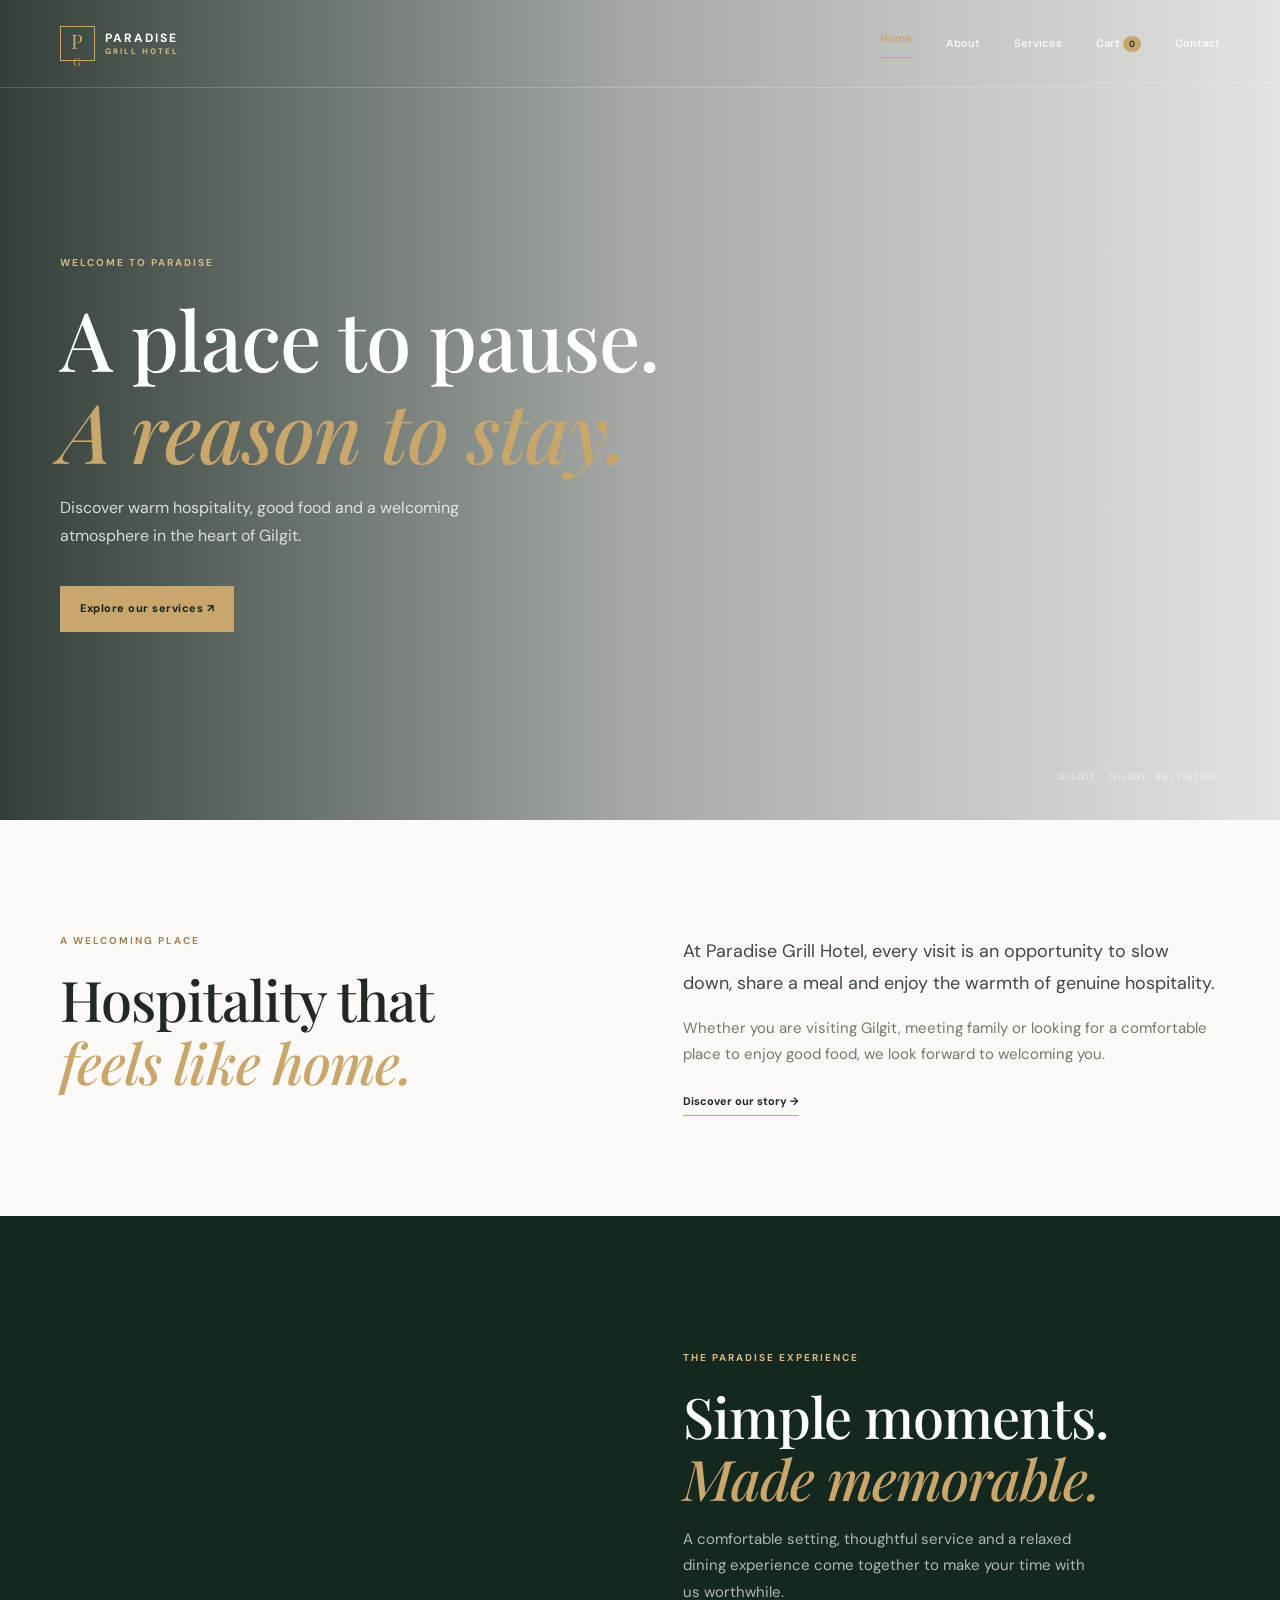
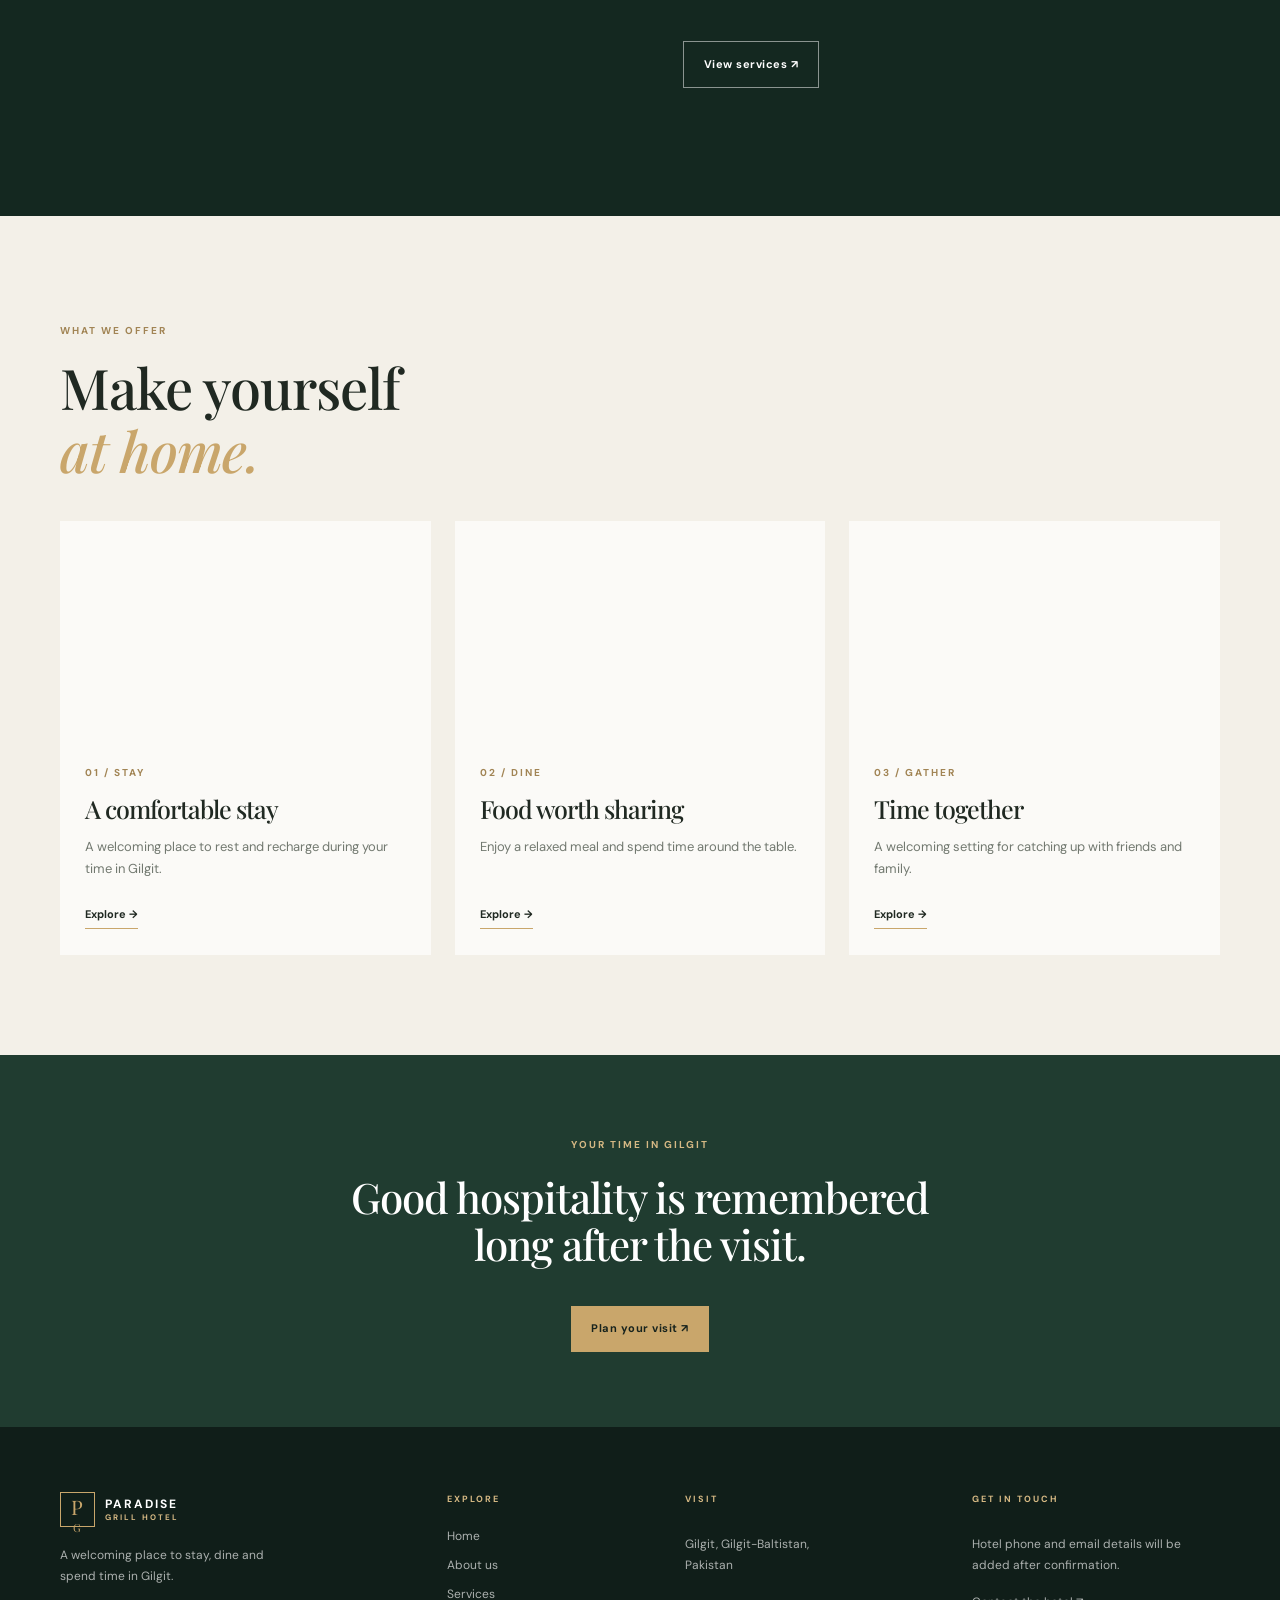
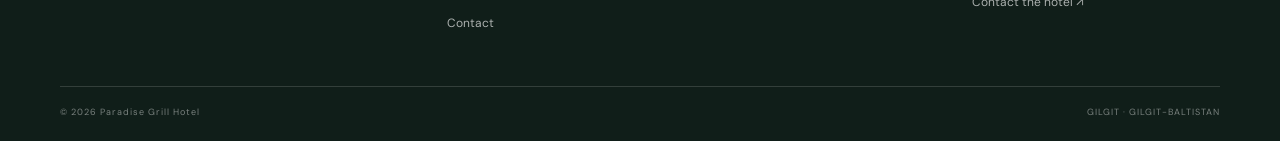
<file: index.html>
<!doctype html><html lang="en"><head><meta charset="utf-8"><meta name="viewport" content="width=device-width,initial-scale=1"><title>Paradise Grill Hotel | Gilgit</title><meta name="description" content="A welcoming place to stay, dine and gather in Gilgit."><link rel="preconnect" href="https://fonts.googleapis.com"><link href="https://fonts.googleapis.com/css2?family=DM+Sans:wght@400;500;600;700&family=Playfair+Display:wght@500;600;700&display=swap" rel="stylesheet"><link rel="stylesheet" href="assets/css/style.css"><script defer src="assets/js/layout.js"></script><script defer src="assets/js/app.js"></script></head><body><div id="site-header"></div><main><section class="hero"><div class="wrap hero-copy"><small>WELCOME TO PARADISE</small><h1>A place to pause.<br><em>A reason to stay.</em></h1><p>Discover warm hospitality, good food and a welcoming atmosphere in the heart of Gilgit.</p><a class="btn gold" href="services.html">Explore our services ↗</a></div><span class="location">GILGIT · GILGIT-BALTISTAN</span></section><section class="section wrap split"><div><small>A WELCOMING PLACE</small><h2>Hospitality that<br><em>feels like home.</em></h2></div><div><p class="lead">At Paradise Grill Hotel, every visit is an opportunity to slow down, share a meal and enjoy the warmth of genuine hospitality.</p><p>Whether you are visiting Gilgit, meeting family or looking for a comfortable place to enjoy good food, we look forward to welcoming you.</p><a class="link" href="about.html">Discover our story →</a></div></section><section class="dark-section"><div class="wrap split dark-split"><div class="photo dining"></div><div><small>THE PARADISE EXPERIENCE</small><h2>Simple moments.<br><em>Made memorable.</em></h2><p>A comfortable setting, thoughtful service and a relaxed dining experience come together to make your time with us worthwhile.</p><a class="btn outline" href="services.html">View services ↗</a></div></div></section><section class="section cream"><div class="wrap"><small>WHAT WE OFFER</small><h2>Make yourself<br><em>at home.</em></h2><div class="cards"><article><div class="cardpic stay"></div><small>01 / STAY</small><h3>A comfortable stay</h3><p>A welcoming place to rest and recharge during your time in Gilgit.</p><a class="link" href="services.html#stay">Explore →</a></article><article><div class="cardpic food"></div><small>02 / DINE</small><h3>Food worth sharing</h3><p>Enjoy a relaxed meal and spend time around the table.</p><a class="link" href="services.html#dining">Explore →</a></article><article><div class="cardpic group"></div><small>03 / GATHER</small><h3>Time together</h3><p>A welcoming setting for catching up with friends and family.</p><a class="link" href="services.html#gatherings">Explore →</a></article></div></div></section><section class="callout"><div class="wrap"><small>YOUR TIME IN GILGIT</small><h2>Good hospitality is remembered<br>long after the visit.</h2><a class="btn gold" href="contact.html">Plan your visit ↗</a></div></section></main><div id="site-footer"></div></body></html>
</file>
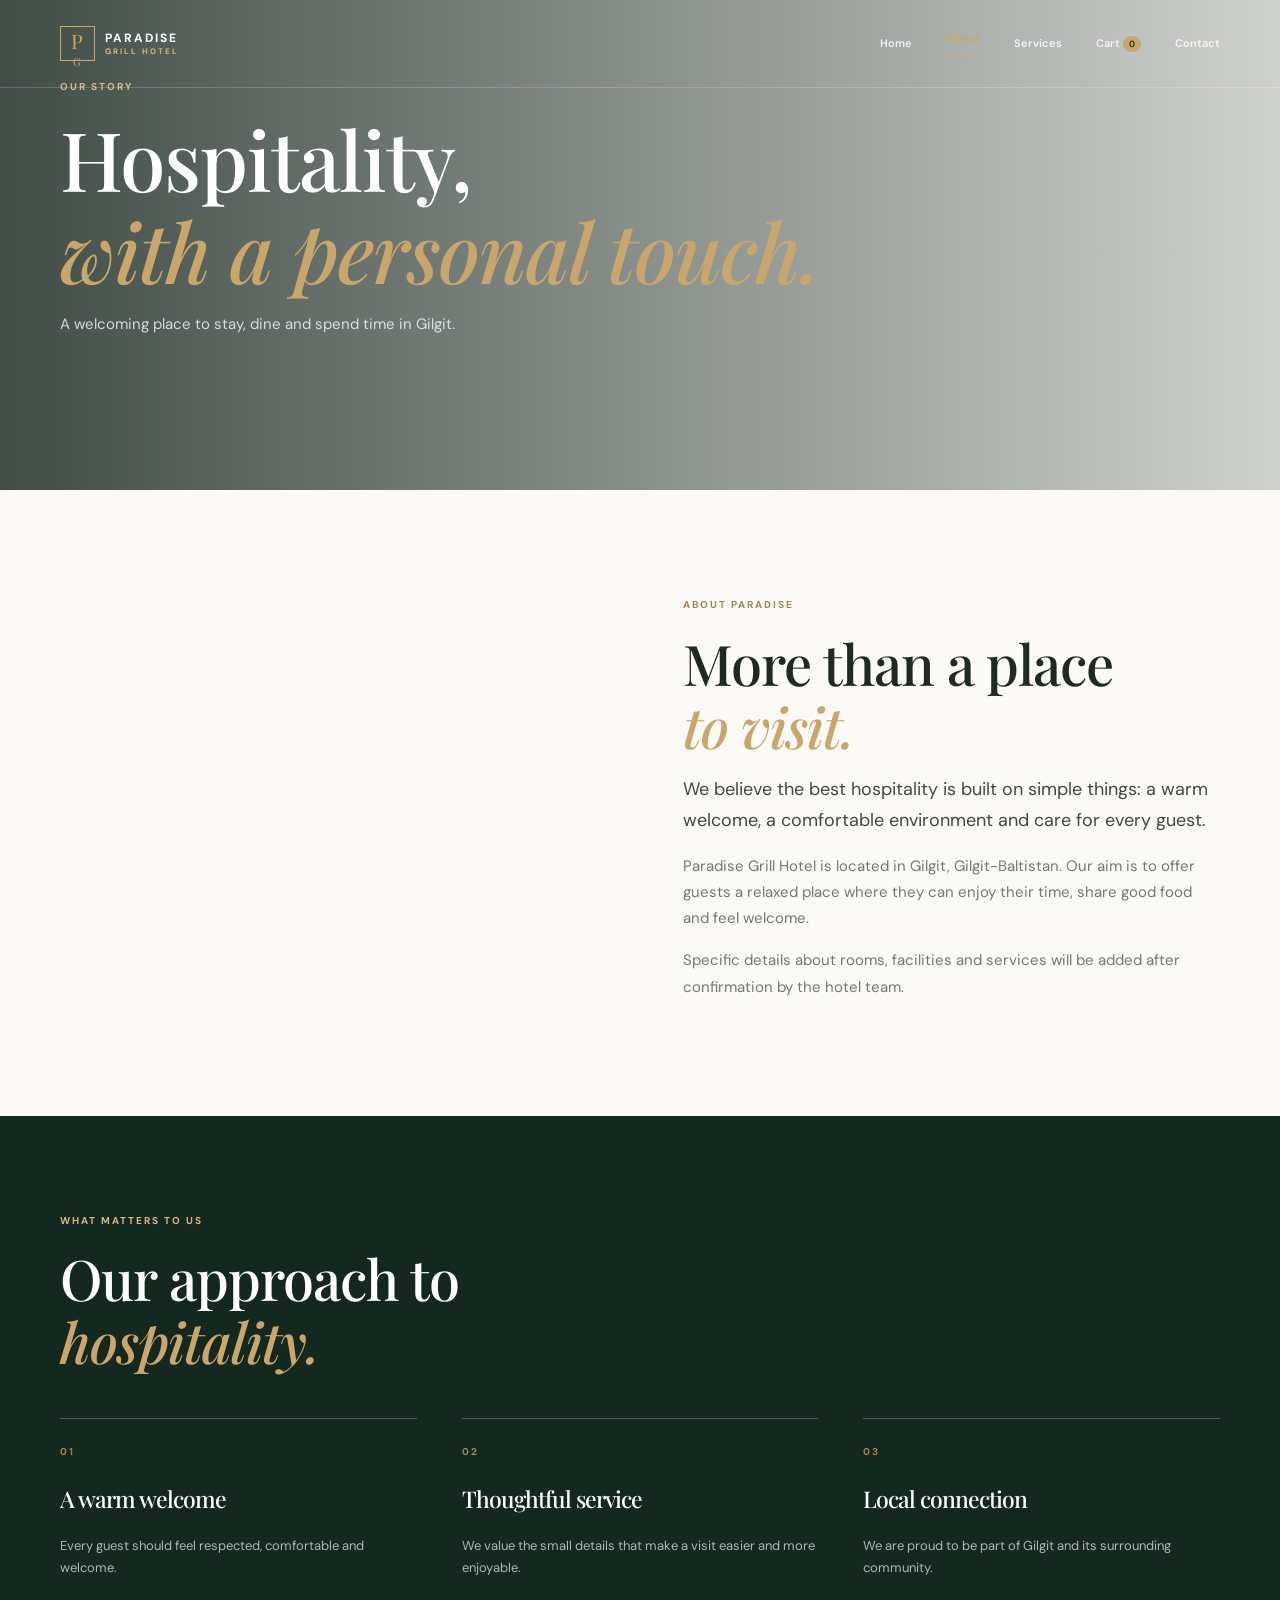
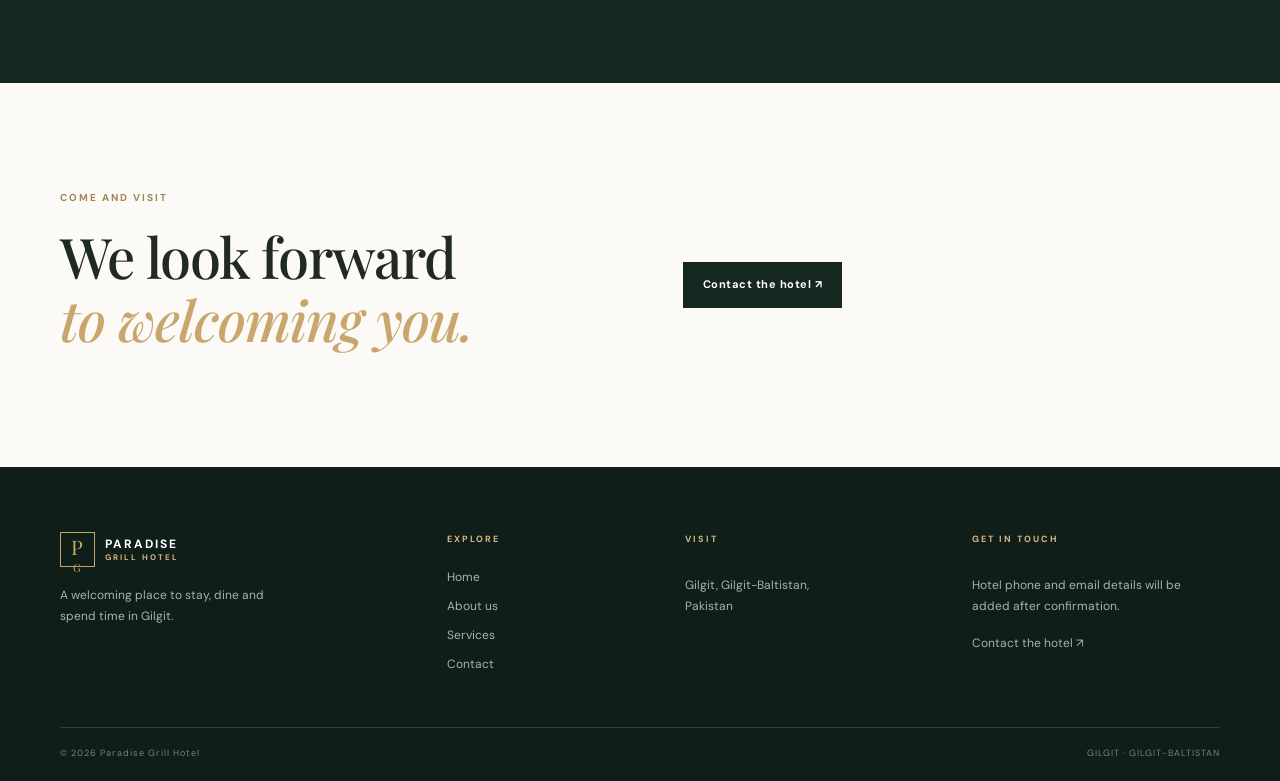
<file: about.html>
<!doctype html><html lang="en"><head><meta charset="utf-8"><meta name="viewport" content="width=device-width,initial-scale=1"><title>About | Paradise Grill Hotel</title><link rel="preconnect" href="https://fonts.googleapis.com"><link href="https://fonts.googleapis.com/css2?family=DM+Sans:wght@400;500;600;700&family=Playfair+Display:wght@500;600;700&display=swap" rel="stylesheet"><link rel="stylesheet" href="assets/css/style.css"><script defer src="assets/js/layout.js"></script><script defer src="assets/js/app.js"></script></head><body><div id="site-header"></div><main><section class="pagehero aboutbg"><div class="wrap"><small>OUR STORY</small><h1>Hospitality,<br><em>with a personal touch.</em></h1><p>A welcoming place to stay, dine and spend time in Gilgit.</p></div></section><section class="section wrap split"><div class="photo mountains"></div><div><small>ABOUT PARADISE</small><h2>More than a place<br><em>to visit.</em></h2><p class="lead">We believe the best hospitality is built on simple things: a warm welcome, a comfortable environment and care for every guest.</p><p>Paradise Grill Hotel is located in Gilgit, Gilgit-Baltistan. Our aim is to offer guests a relaxed place where they can enjoy their time, share good food and feel welcome.</p><p>Specific details about rooms, facilities and services will be added after confirmation by the hotel team.</p></div></section><section class="dark-section section"><div class="wrap"><small>WHAT MATTERS TO US</small><h2>Our approach to<br><em>hospitality.</em></h2><div class="values"><article><small>01</small><h3>A warm welcome</h3><p>Every guest should feel respected, comfortable and welcome.</p></article><article><small>02</small><h3>Thoughtful service</h3><p>We value the small details that make a visit easier and more enjoyable.</p></article><article><small>03</small><h3>Local connection</h3><p>We are proud to be part of Gilgit and its surrounding community.</p></article></div></div></section><section class="section wrap split"><div><small>COME AND VISIT</small><h2>We look forward<br><em>to welcoming you.</em></h2></div><div><a class="btn dark" href="contact.html">Contact the hotel ↗</a></div></section></main><div id="site-footer"></div></body></html>
</file>
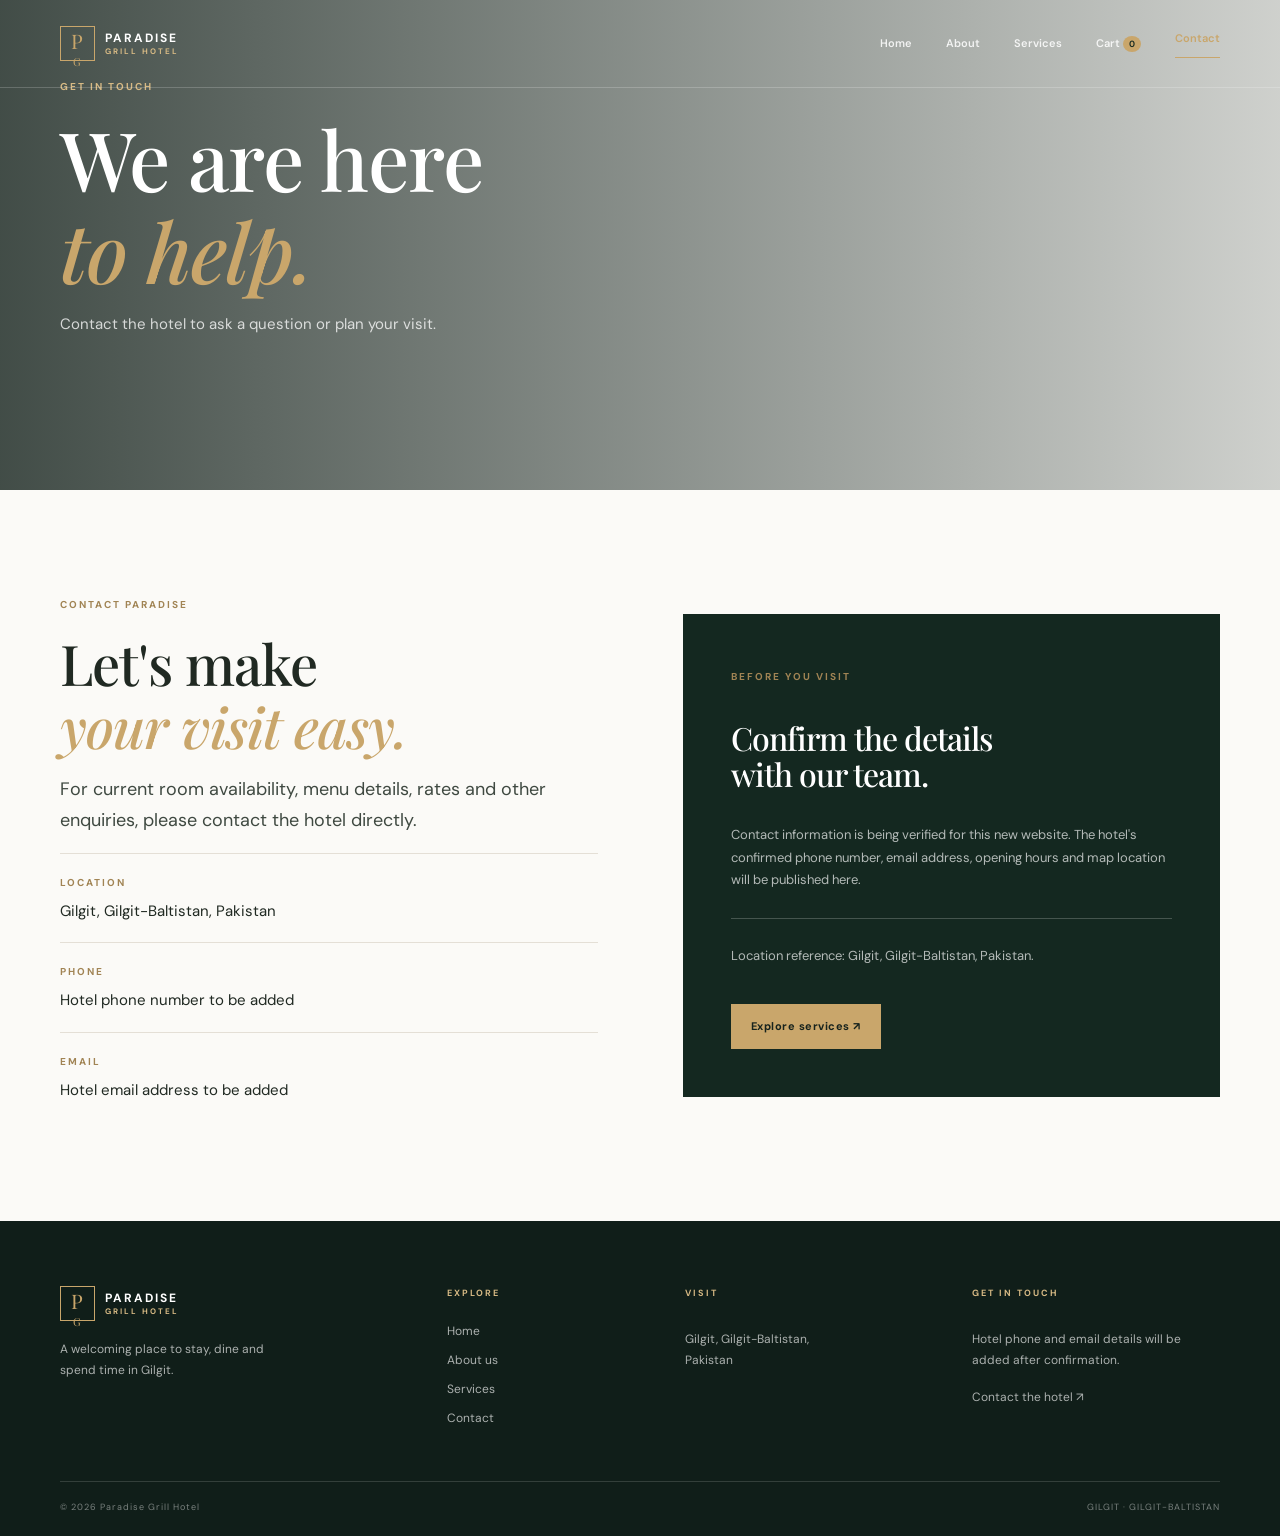
<file: contact.html>
<!doctype html><html lang="en"><head><meta charset="utf-8"><meta name="viewport" content="width=device-width,initial-scale=1"><title>Contact | Paradise Grill Hotel</title><link rel="preconnect" href="https://fonts.googleapis.com"><link href="https://fonts.googleapis.com/css2?family=DM+Sans:wght@400;500;600;700&family=Playfair+Display:wght@500;600;700&display=swap" rel="stylesheet"><link rel="stylesheet" href="assets/css/style.css"><script defer src="assets/js/layout.js"></script><script defer src="assets/js/app.js"></script></head><body><div id="site-header"></div><main><section class="pagehero contactbg"><div class="wrap"><small>GET IN TOUCH</small><h1>We are here<br><em>to help.</em></h1><p>Contact the hotel to ask a question or plan your visit.</p></div></section><section class="section wrap split"><div><small>CONTACT PARADISE</small><h2>Let's make<br><em>your visit easy.</em></h2><p class="lead">For current room availability, menu details, rates and other enquiries, please contact the hotel directly.</p><div class="detail"><small>LOCATION</small><p>Gilgit, Gilgit-Baltistan, Pakistan</p></div><div class="detail"><small>PHONE</small><p>Hotel phone number to be added</p></div><div class="detail"><small>EMAIL</small><p>Hotel email address to be added</p></div></div><div class="contactbox"><small>BEFORE YOU VISIT</small><h3>Confirm the details<br>with our team.</h3><p>Contact information is being verified for this new website. The hotel's confirmed phone number, email address, opening hours and map location will be published here.</p><hr><p>Location reference: Gilgit, Gilgit-Baltistan, Pakistan.</p><a class="btn gold" href="services.html">Explore services ↗</a></div></section></main><div id="site-footer"></div></body></html>
</file>
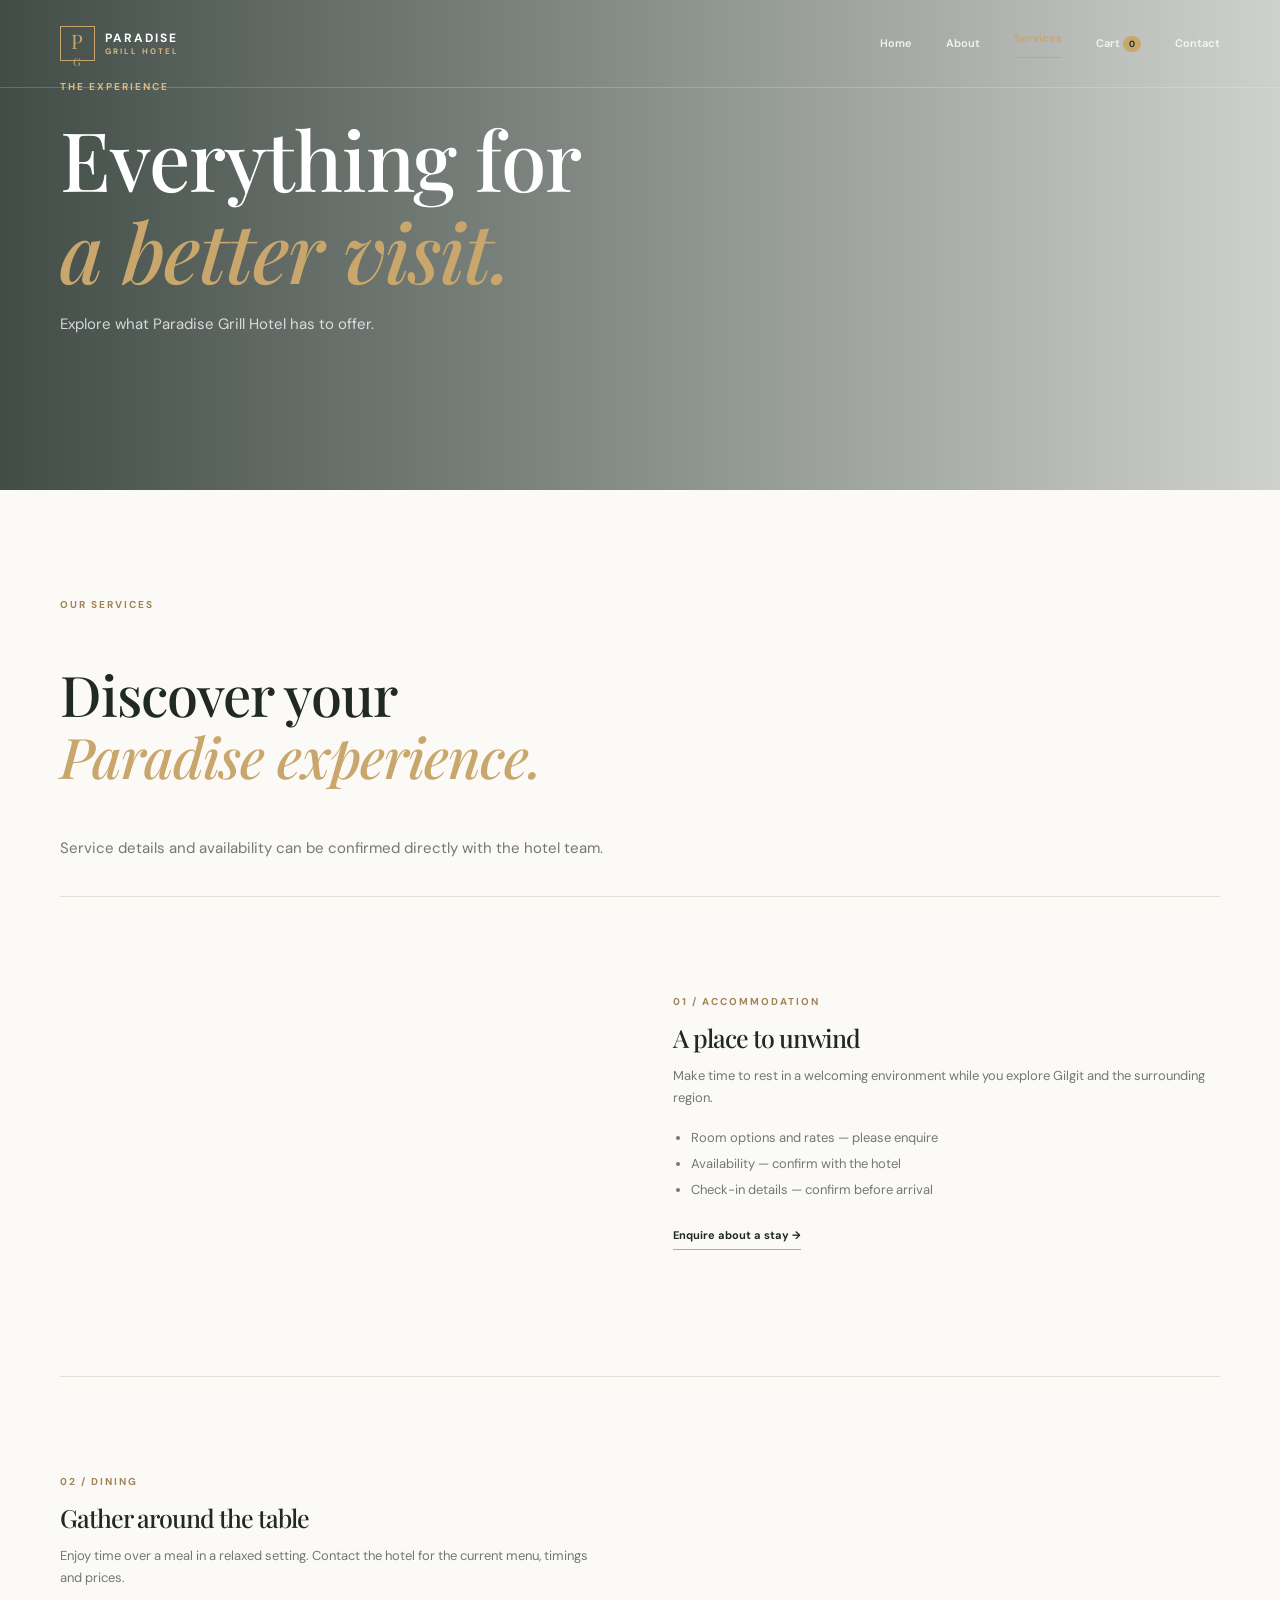
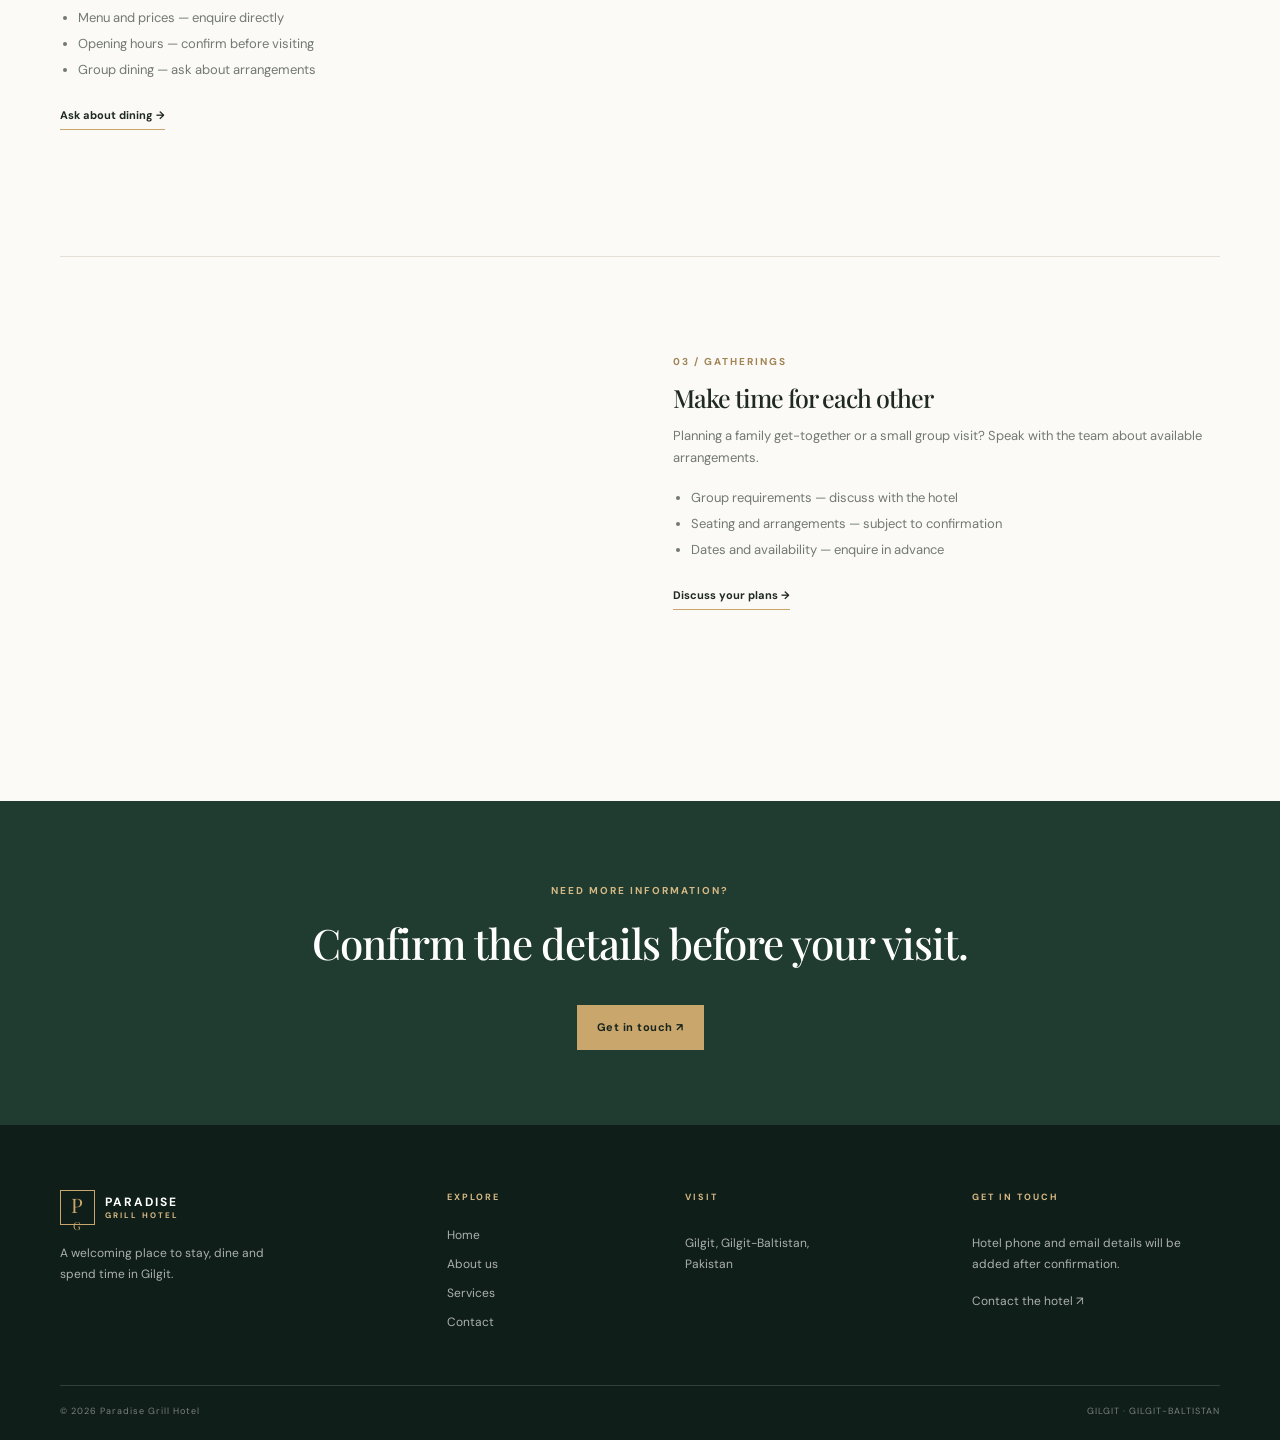
<file: services.html>
<!doctype html><html lang="en"><head><meta charset="utf-8"><meta name="viewport" content="width=device-width,initial-scale=1"><title>Services | Paradise Grill Hotel</title><link rel="preconnect" href="https://fonts.googleapis.com"><link href="https://fonts.googleapis.com/css2?family=DM+Sans:wght@400;500;600;700&family=Playfair+Display:wght@500;600;700&display=swap" rel="stylesheet"><link rel="stylesheet" href="assets/css/style.css"><script defer src="assets/js/layout.js"></script><script defer src="assets/js/app.js"></script></head><body><div id="site-header"></div><main><section class="pagehero servicesbg"><div class="wrap"><small>THE EXPERIENCE</small><h1>Everything for<br><em>a better visit.</em></h1><p>Explore what Paradise Grill Hotel has to offer.</p></div></section><section class="section wrap"><small>OUR SERVICES</small><h2>Discover your<br><em>Paradise experience.</em></h2><p>Service details and availability can be confirmed directly with the hotel team.</p><article class="service" id="stay"><div class="servicepic stay"></div><div><small>01 / ACCOMMODATION</small><h3>A place to unwind</h3><p>Make time to rest in a welcoming environment while you explore Gilgit and the surrounding region.</p><ul><li>Room options and rates — please enquire</li><li>Availability — confirm with the hotel</li><li>Check-in details — confirm before arrival</li></ul><a class="link" href="contact.html">Enquire about a stay →</a></div></article><article class="service reverse" id="dining"><div class="servicepic food"></div><div><small>02 / DINING</small><h3>Gather around the table</h3><p>Enjoy time over a meal in a relaxed setting. Contact the hotel for the current menu, timings and prices.</p><ul><li>Menu and prices — enquire directly</li><li>Opening hours — confirm before visiting</li><li>Group dining — ask about arrangements</li></ul><a class="link" href="contact.html">Ask about dining →</a></div></article><article class="service" id="gatherings"><div class="servicepic group"></div><div><small>03 / GATHERINGS</small><h3>Make time for each other</h3><p>Planning a family get-together or a small group visit? Speak with the team about available arrangements.</p><ul><li>Group requirements — discuss with the hotel</li><li>Seating and arrangements — subject to confirmation</li><li>Dates and availability — enquire in advance</li></ul><a class="link" href="contact.html">Discuss your plans →</a></div></article></section><section class="callout"><div class="wrap"><small>NEED MORE INFORMATION?</small><h2>Confirm the details before your visit.</h2><a class="btn gold" href="contact.html">Get in touch ↗</a></div></section></main><div id="site-footer"></div></body></html>
</file>
<file: assets/css/style.css>
:root{--green:#142820;--green2:#203c30;--gold:#c9a66b;--cream:#f3f0e8;--ink:#202922;--muted:#727970;--serif:"Playfair Display",Georgia,serif;--sans:"DM Sans",Arial,sans-serif}*{box-sizing:border-box}html{scroll-behavior:smooth}body{margin:0;color:var(--ink);background:#fbfaf7;font:15px/1.75 var(--sans)}a{color:inherit;text-decoration:none}.wrap{width:min(1160px,calc(100% - 48px));margin:auto}.section{padding:100px 0}h1,h2,h3{font-family:var(--serif);font-weight:500;line-height:1.12;letter-spacing:-1px}h1{font-size:clamp(48px,7vw,82px)}h2{font-size:clamp(38px,5vw,56px)}h1 em,h2 em{color:var(--gold);font-weight:500}p{color:var(--muted)}small{color:#a18454;font-size:10px;font-weight:700;letter-spacing:2px}.header{height:88px;position:absolute;z-index:5;top:0;left:0;width:100%;border-bottom:1px solid #ffffff30;color:white}.head{height:100%;display:flex;align-items:center;justify-content:space-between}.brand{display:flex;align-items:center;gap:10px;font-size:12px;font-weight:700;letter-spacing:2px;line-height:1.25}.brand small{display:block;color:#d6b984;font-size:8px;letter-spacing:2px}.mark{width:35px;height:35px;border:1px solid var(--gold);display:grid;place-items:center;color:var(--gold);font:20px var(--serif)}.mark span{font-size:11px}.nav{display:flex;align-items:center;gap:34px}.nav a{font-size:11px;font-weight:600;color:#ffffffd9}.nav a:hover,.nav a.active{color:var(--gold)}.nav a.active:after{content:"";display:block;height:1px;background:var(--gold);margin-top:8px}.nav i{font-style:normal;background:var(--gold);color:var(--green);border-radius:50%;padding:2px 6px;font-size:9px}.menu-toggle{display:none}.hero{min-height:700px;height:94vh;max-height:820px;position:relative;display:flex;align-items:center;color:white;background:linear-gradient(90deg,#101e18d9,#101e185c,#101e181a),url("https://images.unsplash.com/photo-1470770841072-f978cf4d019e?auto=format&fit=crop&w=2200&q=85") center/cover}.hero-copy{padding-top:60px}.hero-copy small,.pagehero small,.dark-section> .wrap>small,.dark-split small,.callout small{color:#d6b984}.hero h1{margin:18px 0}.hero-copy p{max-width:460px;color:#ffffffc9;font-size:16px}.btn{display:inline-block;padding:13px 20px;font-size:11px;font-weight:700;letter-spacing:.5px;margin-top:20px}.gold{background:var(--gold);color:#17231d}.dark{background:var(--green);color:white}.outline{border:1px solid #ffffff80;color:white}.location{position:absolute;right:5%;bottom:34px;color:#ffffffb8;font-size:9px;letter-spacing:2px}.split{display:grid;grid-template-columns:1fr 1fr;gap:85px;align-items:center}.split h2{margin:16px 0}.split p{margin:16px 0}.lead{font-size:18px;color:#3f4941}.link{display:inline-block;border-bottom:1px solid var(--gold);padding-bottom:4px;font-size:11px;font-weight:700;margin-top:8px}.dark-section{background:var(--green);color:white;padding:90px 0}.dark-split{padding-top:0;padding-bottom:0}.dark-section h2{margin:15px 0}.dark-section p{color:#ffffffa8;max-width:420px}.photo{min-height:420px;background-size:cover;background-position:center}.dining{background-image:url("https://images.unsplash.com/photo-1517248135467-4c7edcad34c4?auto=format&fit=crop&w=1200&q=85")}.cream{background:var(--cream)}.cream h2{margin:14px 0 40px}.cards{display:grid;grid-template-columns:repeat(3,1fr);gap:24px}.cards article{background:#fbfaf7;padding-bottom:26px}.cardpic{height:215px;background-size:cover;background-position:center;margin-bottom:22px}.stay,.servicepic.stay{background-image:url("https://images.unsplash.com/photo-1611892440504-42a792e24d32?auto=format&fit=crop&w=1000&q=85")}.food,.servicepic.food{background-image:url("https://images.unsplash.com/photo-1414235077428-338989a2e8c0?auto=format&fit=crop&w=1000&q=85")}.group,.servicepic.group{background-image:url("https://images.unsplash.com/photo-1511795409834-ef04bbd61622?auto=format&fit=crop&w=1000&q=85")}.cards article>small,.cards h3,.cards p,.cards .link{margin-left:25px;margin-right:25px}.cards h3,.service h3{font-size:25px;margin-top:10px;margin-bottom:8px}.cards p{font-size:13px;min-height:48px}.callout{background:var(--green2);padding:75px 0;text-align:center;color:white}.callout h2{font-size:clamp(28px,4vw,42px);margin:18px 0}.pagehero{height:490px;display:flex;align-items:end;padding-bottom:65px;color:white;background-position:center;background-size:cover;position:relative}.pagehero:before{content:"";position:absolute;inset:0;background:linear-gradient(90deg,#101e18c9,#101e1830)}.pagehero .wrap{position:relative}.pagehero h1{margin:14px 0}.pagehero p{color:#ffffffc4}.aboutbg{background-image:url("https://images.unsplash.com/photo-1500530855697-b586d89ba3ee?auto=format&fit=crop&w=2000&q=85")}.servicesbg{background-image:url("https://images.unsplash.com/photo-1517248135467-4c7edcad34c4?auto=format&fit=crop&w=2000&q=85")}.contactbg{background-image:url("https://images.unsplash.com/photo-1470770841072-f978cf4d019e?auto=format&fit=crop&w=2000&q=85")}.mountains{background-image:url("https://images.unsplash.com/photo-1510798831971-661eb04b3739?auto=format&fit=crop&w=1200&q=85")}.values{display:grid;grid-template-columns:repeat(3,1fr);gap:45px;margin-top:45px}.values article{border-top:1px solid #ffffff40;padding-top:18px}.values h3{font-size:23px}.values p{font-size:13px}.service{display:grid;grid-template-columns:1fr 1fr;gap:65px;align-items:center;padding:42px 0;border-top:1px solid #e5e0d6;margin-top:35px}.service.reverse .servicepic{order:2}.servicepic{height:360px;background-position:center;background-size:cover}.service p,.service li{font-size:13px;color:var(--muted)}.service ul{padding-left:18px;line-height:2}.contactbox{background:var(--green);color:white;padding:48px}.contactbox h3{font-size:32px}.contactbox p{color:#ffffffad;font-size:13px}.contactbox hr{border:0;border-top:1px solid #ffffff35;margin:26px 0}.detail{padding:14px 0;border-top:1px solid #e4dfd6}.detail p{margin:4px 0;color:var(--ink)}.footer{background:#101e19;color:white;padding:65px 0 20px}.footgrid{display:grid;grid-template-columns:1.4fr .8fr 1fr 1fr;gap:40px;padding-bottom:48px}.footgrid>div{display:flex;flex-direction:column;align-items:flex-start}.footgrid p,.footgrid a:not(.brand){color:#ffffffa6;font-size:12px}.footgrid b{font-size:9px;letter-spacing:2px;color:#d6b984;margin-bottom:15px}.footgrid a:not(.brand){margin:4px 0}.footgrid>div:first-child p{max-width:240px;margin-top:18px}.footbottom{border-top:1px solid #ffffff25;padding-top:18px;display:flex;justify-content:space-between;color:#ffffff70;font-size:9px;letter-spacing:1px}.cart-panel{position:fixed;z-index:20;right:0;top:0;height:100vh;width:min(380px,100%);background:#fbfaf7;padding:50px 35px;transform:translateX(105%);transition:.25s}.cart-panel.open{transform:translateX(0)}.cart-panel h3{font-size:30px}.cart-close{float:right;border:0;background:none;font-size:28px;cursor:pointer}.cart-shade{position:fixed;z-index:19;inset:0;background:#0008;opacity:0;visibility:hidden}.cart-shade.open{opacity:1;visibility:visible}
@media(max-width:900px){.wrap{width:calc(100% - 40px)}.menu-toggle{display:block;background:none;border:1px solid #ffffff80;color:white;padding:8px 12px;font-size:19px}.nav{display:none;position:absolute;top:87px;left:0;right:0;background:var(--green);padding:15px 25px;flex-direction:column;align-items:stretch;gap:0}.nav.open{display:flex}.nav a{padding:12px 0;border-bottom:1px solid #ffffff20}.nav a.active:after{display:none}.section{padding:75px 0}.split{gap:35px}.footgrid{grid-template-columns:1fr 1fr;gap:30px}.service{gap:30px}.photo{min-height:330px}}
@media(max-width:600px){.wrap{width:calc(100% - 38px)}.hero{height:88svh;min-height:650px;background-position:60% center}.hero h1{font-size:51px}.hero-copy p{font-size:14px}.split{grid-template-columns:1fr;gap:20px}.split h2{font-size:42px}.section{padding:65px 0}.photo{min-height:290px}.dark-section{padding:65px 0}.dark-split{gap:30px}.cards{grid-template-columns:1fr;gap:22px}.cardpic{height:220px}.pagehero{height:430px;padding-bottom:48px}.pagehero h1{font-size:47px}.values{grid-template-columns:1fr;gap:18px}.service,.service.reverse{grid-template-columns:1fr;gap:22px;padding:25px 0}.service.reverse .servicepic{order:0}.servicepic{height:250px}.contactbox{padding:34px 25px}.footgrid{grid-template-columns:1fr 1fr;gap:26px 16px}.footgrid>div:first-child{grid-column:1/-1}.footbottom{flex-direction:column;gap:7px}.location{font-size:8px}.lead{font-size:16px}}
@media(prefers-reduced-motion:reduce){html{scroll-behavior:auto}}
</file>
